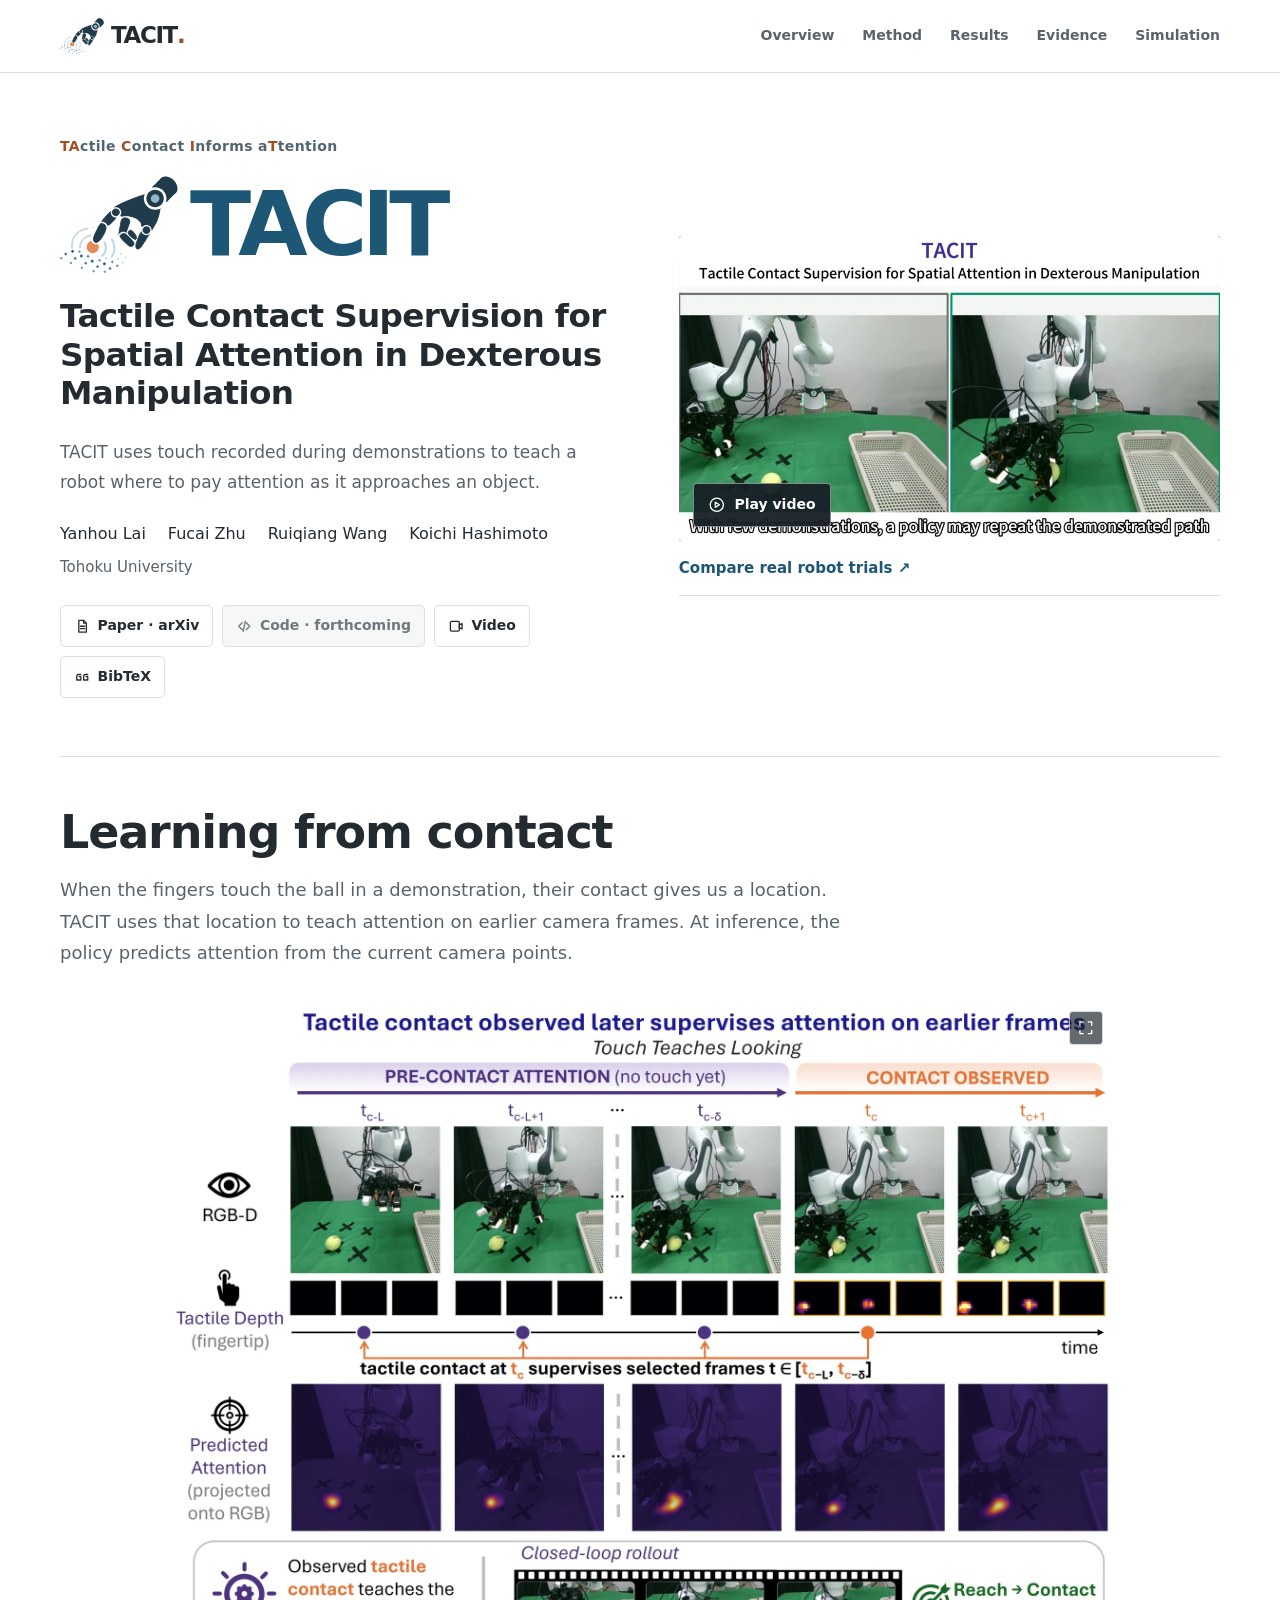
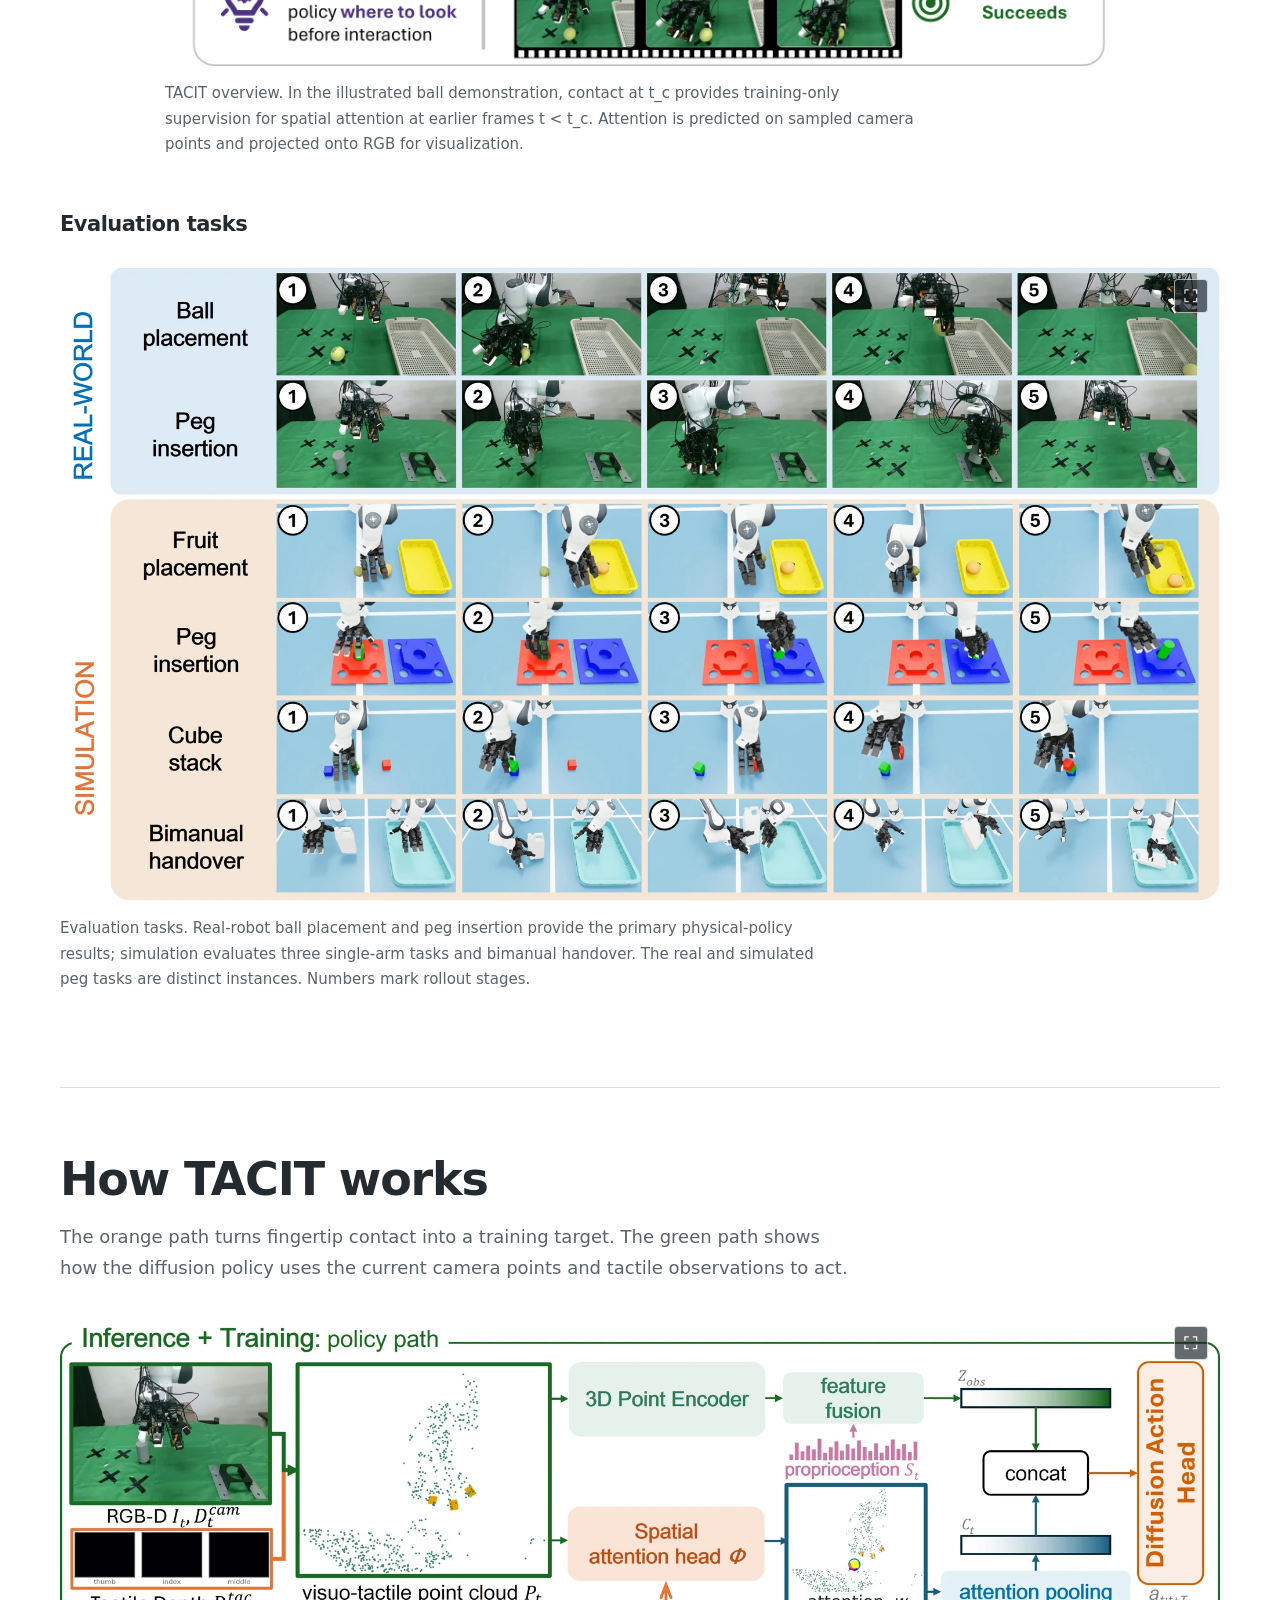
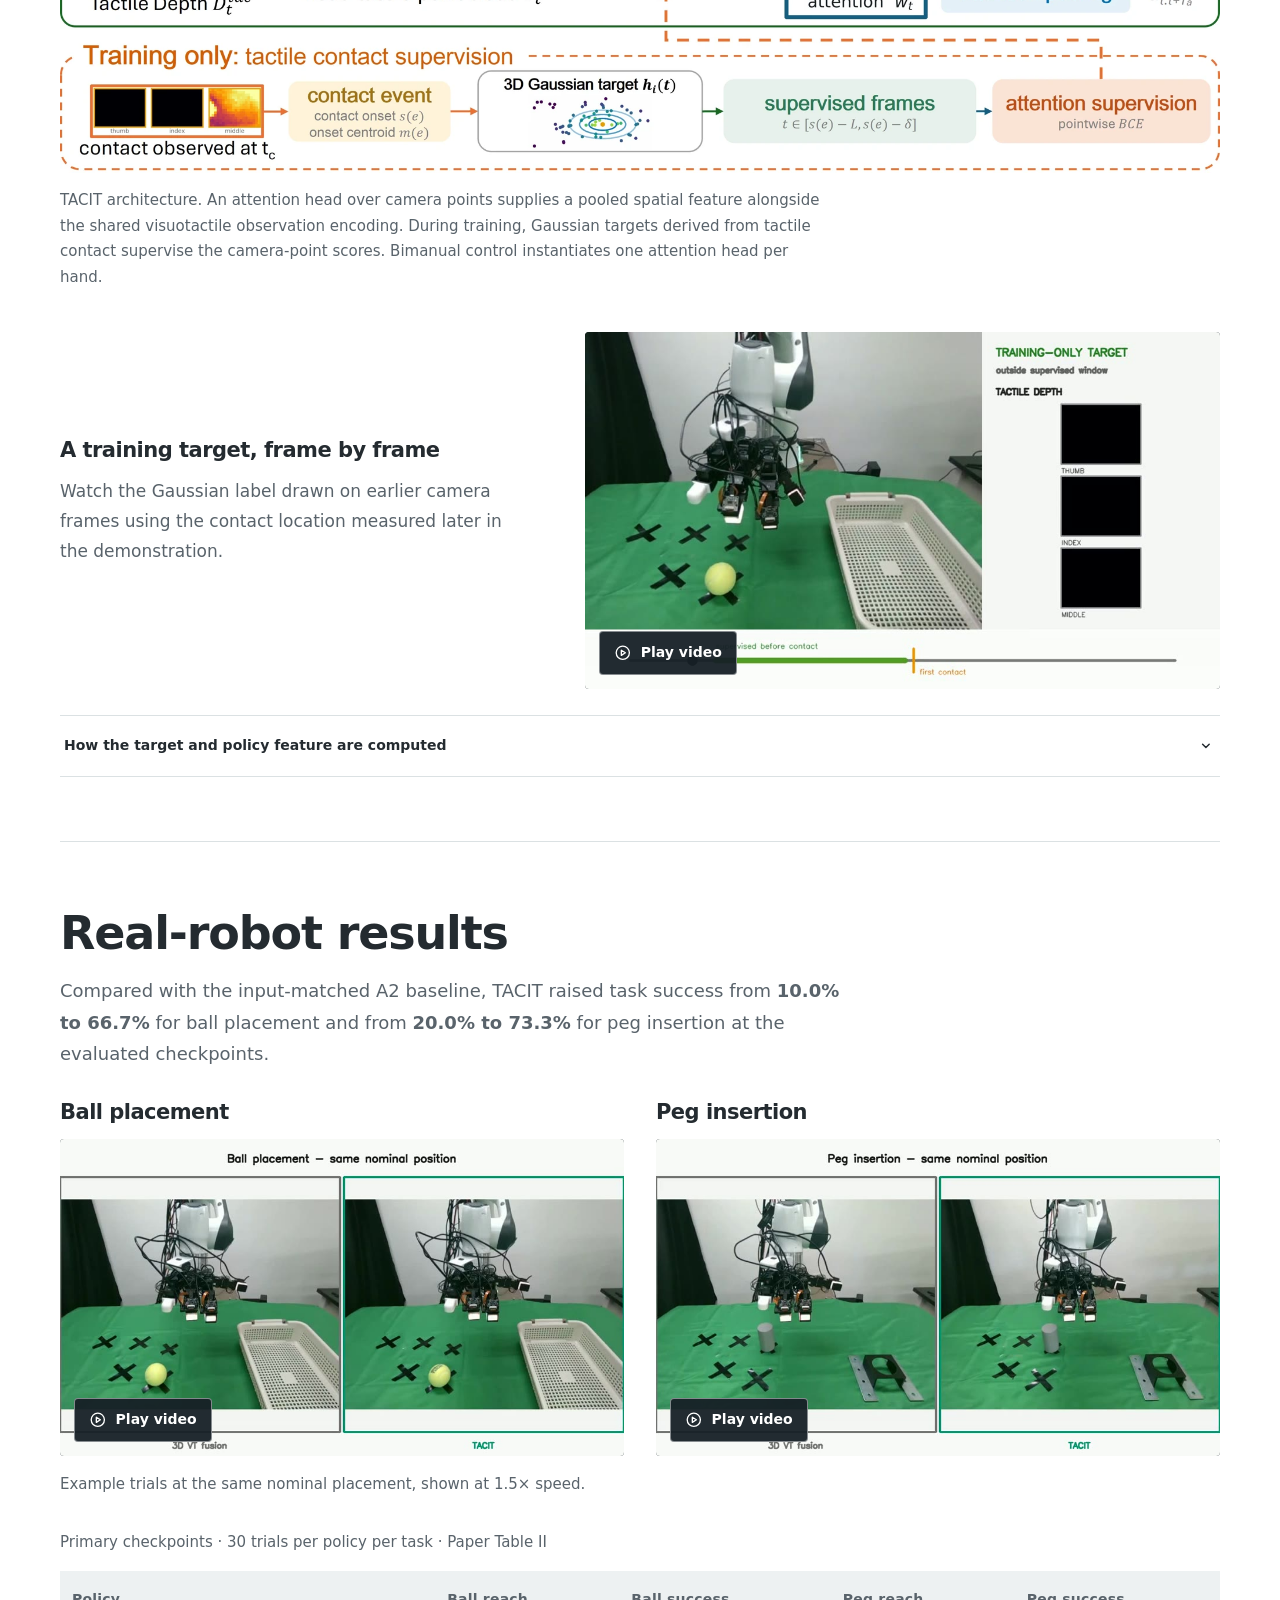
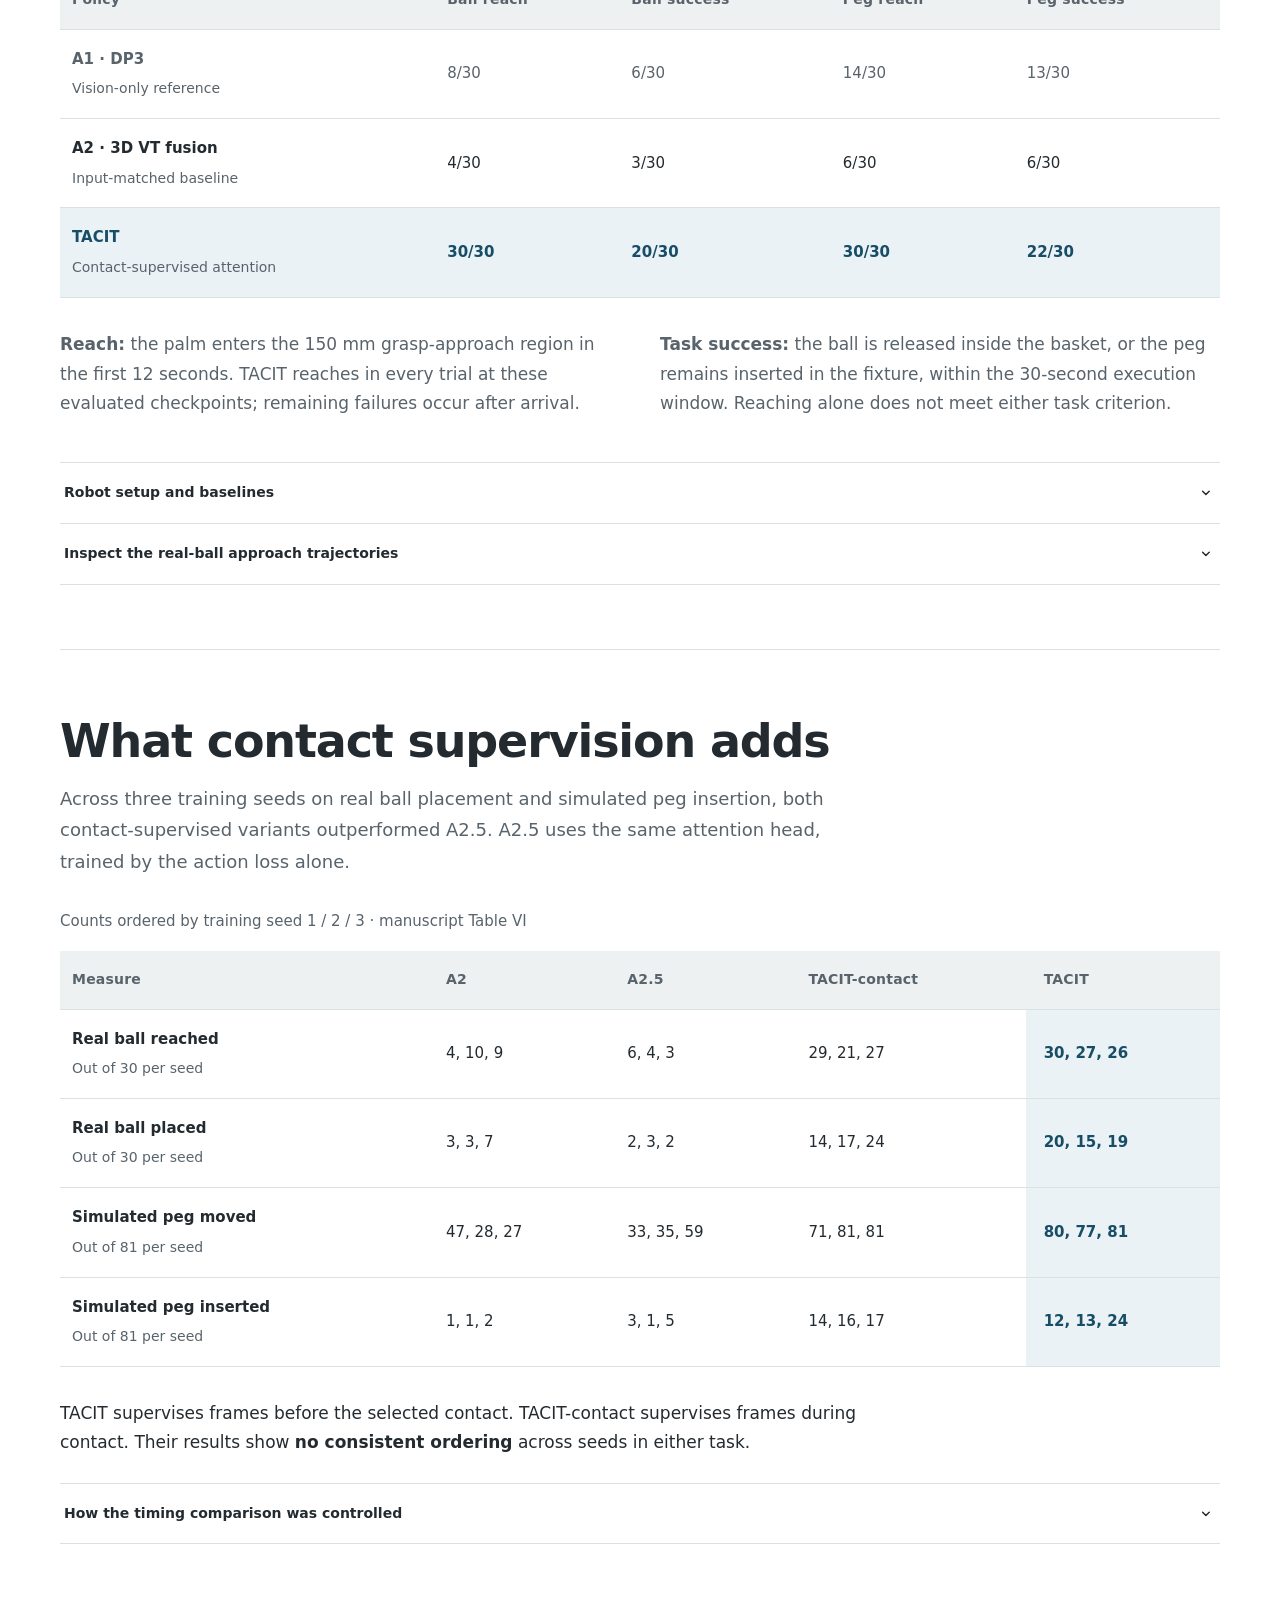
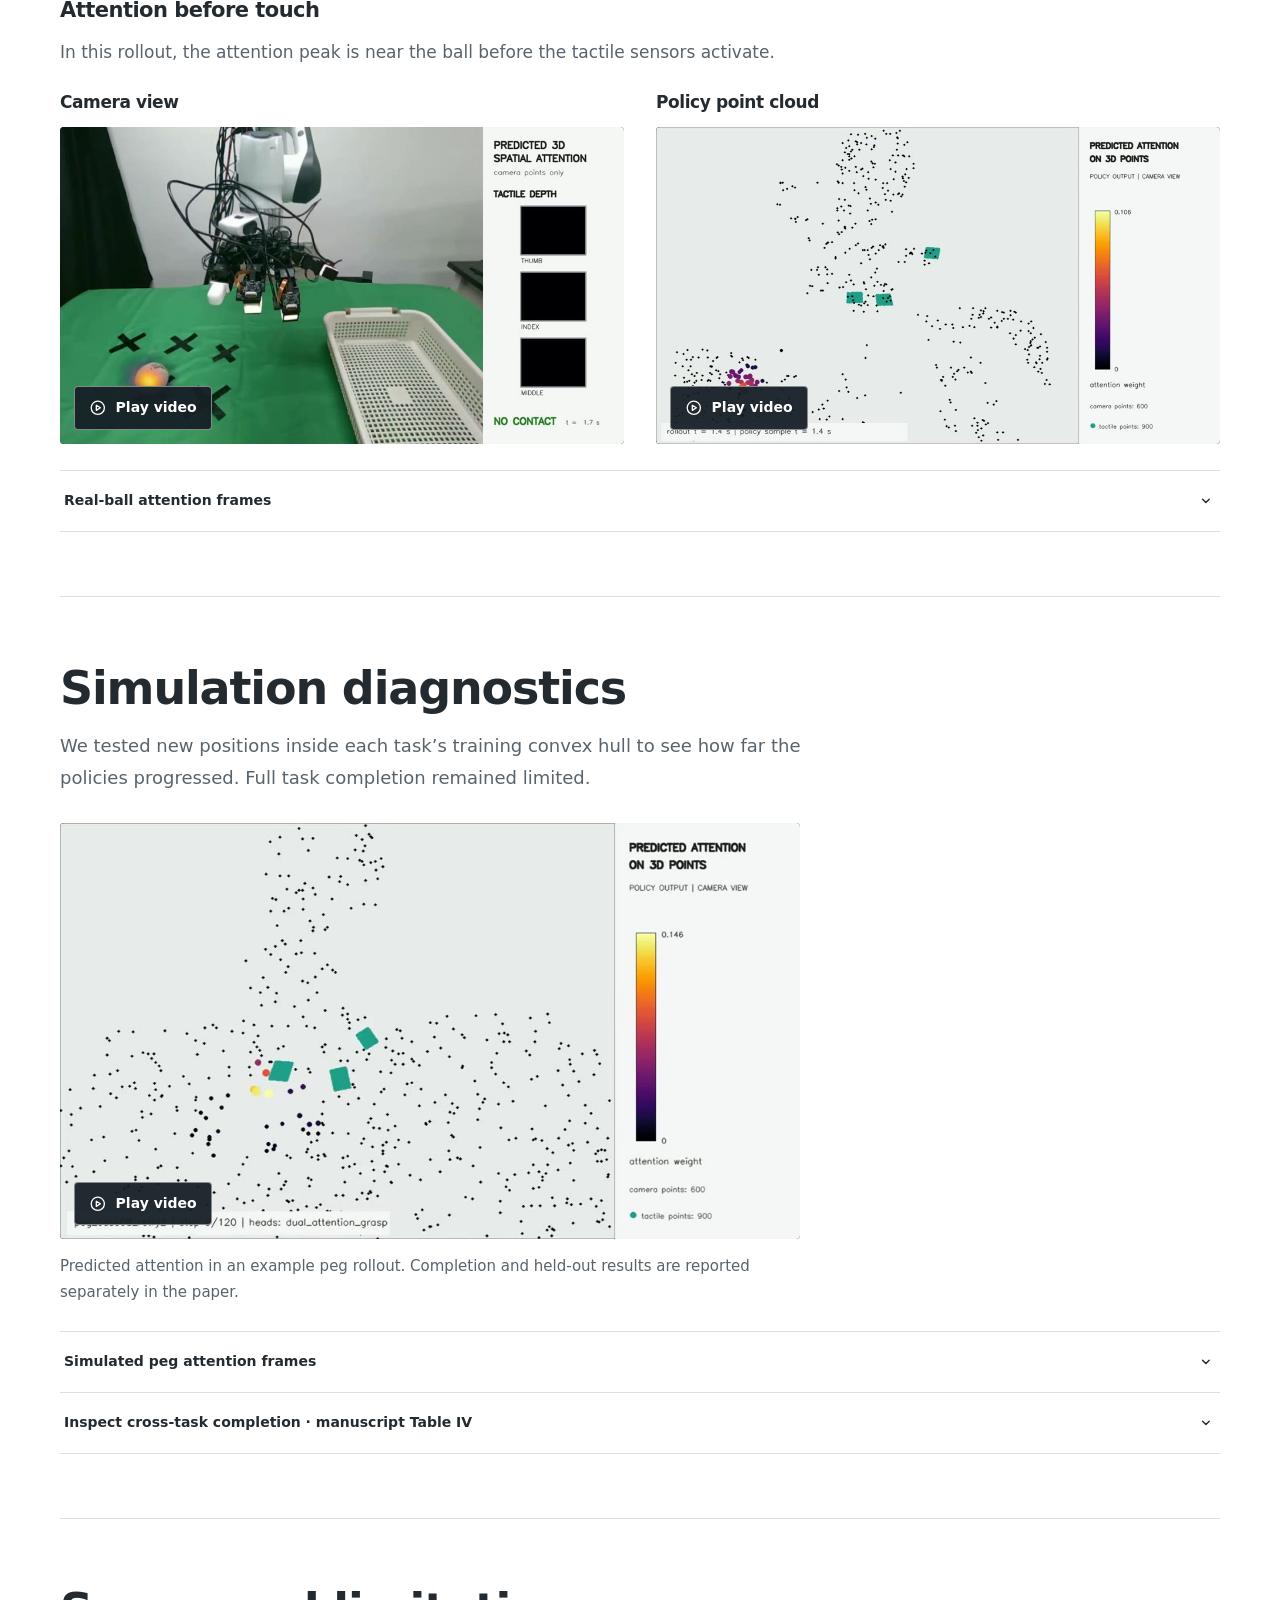
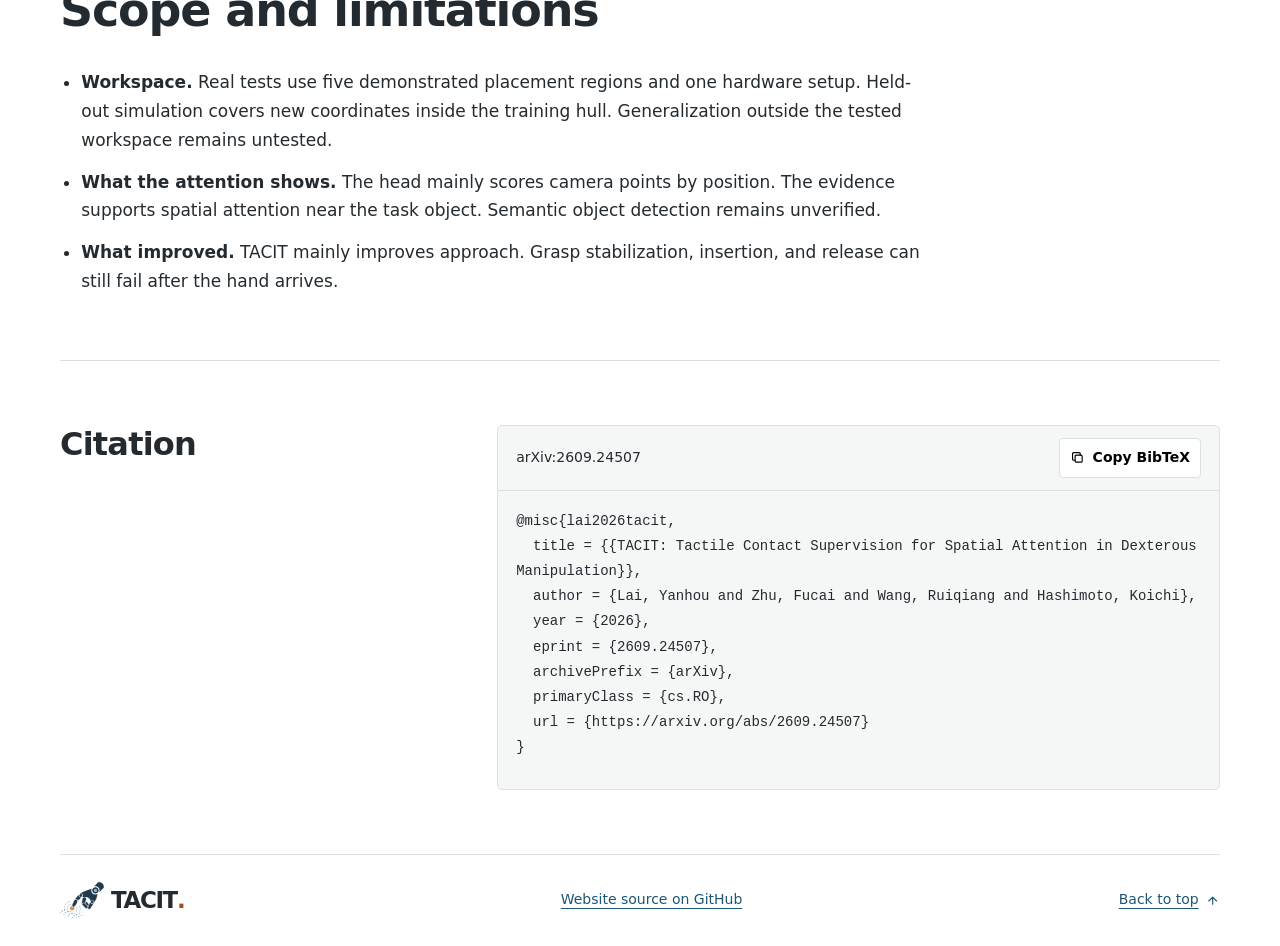
<file: index.html>
<!doctype html>
<html lang="en">
<head>
  <meta charset="utf-8">
  <meta name="viewport" content="width=device-width, initial-scale=1">
  <meta name="description" content="TACIT is a tactile robot learning method that turns contact recorded in demonstrations into spatial attention supervision for dexterous manipulation.">
  <meta name="robots" content="index, follow, max-image-preview:large, max-video-preview:-1">
  <meta name="citation_title" content="TACIT: Tactile Contact Supervision for Spatial Attention in Dexterous Manipulation">
  <meta name="citation_author" content="Yanhou Lai">
  <meta name="citation_author" content="Fucai Zhu">
  <meta name="citation_author" content="Ruiqiang Wang">
  <meta name="citation_author" content="Koichi Hashimoto">
  <meta name="citation_publication_date" content="2026/09/21">
  <meta name="citation_arxiv_id" content="2609.24507">
  <meta name="citation_pdf_url" content="https://arxiv.org/pdf/2609.24507">
  <meta name="color-scheme" content="light">
  <meta property="og:type" content="article">
  <meta property="og:site_name" content="TACIT">
  <meta property="og:title" content="TACIT: Tactile Contact Supervision for Spatial Attention in Dexterous Manipulation">
  <meta property="og:description" content="A tactile robot learning project that uses contact from demonstrations as training-only spatial supervision for dexterous manipulation.">
  <meta property="og:url" content="https://laiyanhou.github.io/TACIT-website/">
  <meta property="og:image" content="https://laiyanhou.github.io/TACIT-website/assets/posters/TACIT_Video.jpg">
  <meta property="og:image:width" content="960">
  <meta property="og:image:height" content="540">
  <meta property="og:image:alt" content="TACIT tactile robot learning project video preview">
  <meta name="twitter:card" content="summary_large_image">
  <meta name="twitter:title" content="TACIT: Tactile Contact Supervision for Spatial Attention">
  <meta name="twitter:description" content="Tactile contact supervision for spatial attention in dexterous robot manipulation.">
  <meta name="twitter:image" content="https://laiyanhou.github.io/TACIT-website/assets/posters/TACIT_Video.jpg">
  <title>TACIT | Tactile Robot Learning for Dexterous Manipulation</title>
  <link rel="canonical" href="https://laiyanhou.github.io/TACIT-website/">
  <link rel="icon" href="assets/logo/TACIT_logo.svg" type="image/svg+xml">
  <link rel="stylesheet" href="styles.css">
  <script type="application/ld+json">
  {
    "@context": "https://schema.org",
    "@graph": [
      {
        "@type": "WebSite",
        "@id": "https://laiyanhou.github.io/TACIT-website/#website",
        "url": "https://laiyanhou.github.io/TACIT-website/",
        "name": "TACIT",
        "alternateName": "TACIT Project Page"
      },
      {
        "@type": "ScholarlyArticle",
        "headline": "TACIT: Tactile Contact Supervision for Spatial Attention in Dexterous Manipulation",
        "description": "TACIT uses tactile contact recorded in demonstrations as training-only spatial supervision for an attention-conditioned dexterous manipulation policy.",
        "url": "https://laiyanhou.github.io/TACIT-website/",
        "mainEntityOfPage": "https://laiyanhou.github.io/TACIT-website/",
        "sameAs": "https://arxiv.org/abs/2609.24507",
        "image": "https://laiyanhou.github.io/TACIT-website/assets/posters/TACIT_Video.jpg",
        "datePublished": "2026-09-21",
        "dateModified": "2026-10-17",
        "author": [
          {"@type": "Person", "name": "Yanhou Lai"},
          {"@type": "Person", "name": "Fucai Zhu"},
          {"@type": "Person", "name": "Ruiqiang Wang"},
          {"@type": "Person", "name": "Koichi Hashimoto"}
        ],
        "about": ["tactile sensing", "robot learning", "dexterous manipulation", "spatial attention", "diffusion policy"],
        "keywords": "tactile sensing, robot learning, dexterous manipulation, spatial attention, diffusion policy, visuotactile learning"
      }
    ]
  }
  </script>
  <script src="site-config.js" defer></script>
  <script src="script.js" defer></script>
</head>
<body>
<svg class="icon-sprite" aria-hidden="true">
  <symbol id="icon-paper" viewBox="0 0 24 24"><path d="M7 3.5h7l4 4V20.5H7z"/><path d="M14 3.5v4h4M9.5 12h6M9.5 15.5h6"/></symbol>
  <symbol id="icon-code" viewBox="0 0 24 24"><path d="m9 7-5 5 5 5M15 7l5 5-5 5M13.5 4.5l-3 15"/></symbol>
  <symbol id="icon-video" viewBox="0 0 24 24"><rect x="3.5" y="5" width="13" height="14" rx="2"/><path d="m16.5 10 4-2v8l-4-2z"/></symbol>
  <symbol id="icon-quote" viewBox="0 0 24 24"><path d="M10 8H6.5A2.5 2.5 0 0 0 4 10.5V16h6v-5H7.5M20 8h-3.5a2.5 2.5 0 0 0-2.5 2.5V16h6v-5h-2.5"/></symbol>
  <symbol id="icon-copy" viewBox="0 0 24 24"><rect x="8" y="8" width="11" height="11" rx="2"/><path d="M16 8V6a2 2 0 0 0-2-2H6a2 2 0 0 0-2 2v8a2 2 0 0 0 2 2h2"/></symbol>
  <symbol id="icon-play" viewBox="0 0 24 24"><circle cx="12" cy="12" r="9"/><path d="m10 8.5 5.5 3.5-5.5 3.5z"/></symbol>
  <symbol id="icon-expand" viewBox="0 0 24 24"><path d="M8.5 4H4v4.5M15.5 4H20v4.5M20 15.5V20h-4.5M8.5 20H4v-4.5"/></symbol>
  <symbol id="icon-chevron" viewBox="0 0 24 24"><path d="m8 10 4 4 4-4"/></symbol>
  <symbol id="icon-up" viewBox="0 0 24 24"><path d="m6 14 6-6 6 6M12 8v11"/></symbol>
</svg>
<a class="skip-link" href="#main">Skip to content</a>
<header class="site-header">
  <nav class="nav wrap" aria-label="Main navigation">
    <a class="wordmark" href="#main"><img class="brand-symbol" src="assets/logo/TACIT_logo.svg" width="883" height="726" alt="">TACIT<span aria-hidden="true">.</span></a>
    <div class="nav-links"><a href="#overview">Overview</a><a href="#method">Method</a><a href="#results">Results</a><a href="#mechanism">Evidence</a><a href="#simulation">Simulation</a></div>
  </nav>
</header>
<main id="main">
  <section class="hero wrap" aria-labelledby="title">
    <div class="hero-copy">
      <p class="acronym-line" aria-label="Tactile Contact Informs Attention"><span>TA</span>ctile <span>C</span>ontact <span>I</span>nforms a<span>T</span>tention</p>
      <h1 id="title"><span class="title-mark"><img src="assets/logo/TACIT_logo.svg" width="883" height="726" alt="">TACIT</span><span class="sr-only">: </span><span class="title-full">Tactile Contact Supervision for Spatial Attention in Dexterous Manipulation</span></h1>
      <p class="takeaway">TACIT uses touch recorded during demonstrations to teach a robot where to pay attention as it approaches an object.</p>
      <div id="author-block" hidden></div>
      <p id="publication-status" class="publication-status" hidden></p>
      <div id="resource-links" class="resource-links" aria-label="Project resources"></div>
      <noscript><p>Enable JavaScript for configurable resources and video playback. The research content and figures are available below.</p></noscript>
    </div>
    <figure id="paper-video" class="hero-visual video-figure" data-video="TACIT_Video">
      <div class="video-shell"></div>
      <figcaption><a href="#videos">Compare real robot trials <span aria-hidden="true">↗</span></a></figcaption>
    </figure>
  </section>

  <section id="overview" class="section wrap" aria-labelledby="overview-title">
    <div class="section-heading"><h2 id="overview-title">Learning from contact</h2><p>When the fingers touch the ball in a demonstration, their contact gives us a location. TACIT uses that location to teach attention on earlier camera frames. At inference, the policy predicts attention from the current camera points.</p></div>
    <figure class="paper-figure overview-figure">
      <a class="figure-link" href="assets/images/tacit_policy_overview_handmade.webp" aria-label="Open full-size TACIT overview figure"><img src="assets/images/tacit_policy_overview_handmade.webp" width="2000" height="1406" loading="lazy" alt="Ball demonstration timeline linking later fingertip contact to spatial supervision on earlier camera points, followed by an inference rollout."><span class="figure-open" aria-hidden="true"><svg class="ui-icon"><use href="#icon-expand"></use></svg></span></a>
      <figcaption data-caption="tacit_policy_overview_handmade">TACIT overview. In the illustrated ball demonstration, contact at t_c provides training-only supervision for spatial attention at earlier frames t &lt; t_c. Attention is predicted on sampled camera points and projected onto RGB for visualization.</figcaption>
    </figure>
    <div class="subsection-heading"><h3>Evaluation tasks</h3></div>
    <figure class="paper-figure"><a class="figure-link" href="assets/images/task_overview.webp" aria-label="Open full-size evaluation-task figure"><img src="assets/images/task_overview.webp" width="2000" height="1093" loading="lazy" alt="Stages of real ball placement and peg insertion, plus simulated fruit placement, peg insertion, cube stacking and bimanual handover."><span class="figure-open" aria-hidden="true"><svg class="ui-icon"><use href="#icon-expand"></use></svg></span></a><figcaption data-caption="task_overview">Evaluation tasks. Real-robot ball placement and peg insertion provide the primary physical-policy results; simulation evaluates three single-arm tasks and bimanual handover. The real and simulated peg tasks are distinct instances. Numbers mark rollout stages.</figcaption></figure>
  </section>

  <section id="method" class="section wrap" aria-labelledby="method-title">
    <div class="section-heading">
      <h2 id="method-title">How TACIT works</h2>
      <p>The orange path turns fingertip contact into a training target. The green path shows how the diffusion policy uses the current camera points and tactile observations to act.</p>
    </div>
    <figure class="paper-figure"><a class="figure-link" href="assets/images/tacit_policy_architecture.webp" aria-label="Open full-size TACIT architecture"><img src="assets/images/tacit_policy_architecture.webp" width="2000" height="792" loading="lazy" alt="Architecture with a shared visuotactile encoder and camera-point attention pooling feeding the diffusion action head; contact-derived Gaussian targets enter only the training loss."><span class="figure-open" aria-hidden="true"><svg class="ui-icon"><use href="#icon-expand"></use></svg></span></a><figcaption data-caption="tacit_policy_architecture">TACIT architecture. An attention head over camera points supplies a pooled spatial feature alongside the shared visuotactile observation encoding. During training, Gaussian targets derived from tactile contact supervise the camera-point scores. Bimanual control instantiates one attention head per hand.</figcaption></figure>
    <div class="media-pair method-media">
      <div><h3>A training target, frame by frame</h3><p>Watch the Gaussian label drawn on earlier camera frames using the contact location measured later in the demonstration.</p></div>
      <figure class="video-figure" data-video="ball_future_contact_label"><div class="video-shell"></div></figure>
    </div>
    <details class="figure-details">
      <summary><span>How the target and policy feature are computed</span><svg class="ui-icon disclosure-icon" aria-hidden="true"><use href="#icon-chevron"></use></svg></summary>
      <div class="detail-copy">
        <p>Active tactile taxels and calibrated fingertip poses locate the contact centroid in the camera cloud’s coordinate frame without an object pose estimate. The centroid defines a Gaussian target on sampled camera points. Frame selection checks the lead time to the chosen contact and whether the camera points support the target. A selected frame can follow an earlier contact.</p>
        <p>The attention head scores raw points independently, primarily from base-frame XYZ for camera points. The policy receives a feature computed from the weighted camera points, peak relevance, and scaled entropy.</p>
      </div>
    </details>
  </section>

  <section id="results" class="section wrap" aria-labelledby="results-title">
    <div class="section-heading">
      <h2 id="results-title">Real-robot results</h2>
      <p>Compared with the input-matched A2 baseline, TACIT raised task success from <strong>10.0% to 66.7%</strong> for ball placement and from <strong>20.0% to 73.3%</strong> for peg insertion at the evaluated checkpoints.</p>
    </div>
    <div id="videos" class="two-columns video-grid">
      <figure class="video-figure" data-video="ball_a2_vs_tacit"><h3>Ball placement</h3><div class="video-shell"></div></figure>
      <figure class="video-figure" data-video="peg_a2_vs_tacit"><h3>Peg insertion</h3><div class="video-shell"></div></figure>
    </div>
    <p class="source-note">Example trials at the same nominal placement, shown at 1.5× speed.</p>
    <div class="table-scroll" role="region" aria-label="Real-robot reaching and task success" tabindex="0"><table>
      <caption>Primary checkpoints · 30 trials per policy per task · Paper Table II</caption>
      <thead><tr><th scope="col">Policy</th><th scope="col">Ball reach</th><th scope="col">Ball success</th><th scope="col">Peg reach</th><th scope="col">Peg success</th></tr></thead>
      <tbody><tr class="reference-row"><th scope="row">A1 · DP3 <small>Vision-only reference</small></th><td>8/30</td><td>6/30</td><td>14/30</td><td>13/30</td></tr><tr><th scope="row">A2 · 3D VT fusion <small>Input-matched baseline</small></th><td>4/30</td><td>3/30</td><td>6/30</td><td>6/30</td></tr><tr class="ours"><th scope="row">TACIT <small>Contact-supervised attention</small></th><td>30/30</td><td>20/30</td><td>30/30</td><td>22/30</td></tr></tbody>
    </table></div>
    <div class="two-columns definitions"><p><strong>Reach:</strong> the palm enters the 150 mm grasp-approach region in the first 12 seconds. TACIT reaches in every trial at these evaluated checkpoints; remaining failures occur after arrival.</p><p><strong>Task success:</strong> the ball is released inside the basket, or the peg remains inserted in the fixture, within the 30-second execution window. Reaching alone does not meet either task criterion.</p></div>
    <details class="figure-details">
      <summary><span>Robot setup and baselines</span><svg class="ui-icon disclosure-icon" aria-hidden="true"><use href="#icon-chevron"></use></svg></summary>
      <div class="detail-copy">
        <p>We collected ten demonstrations per task on a Franka FR3 with a LEAP hand and three 9DTact fingertips. A2 and TACIT each use 600 camera points and 900 tactile points. A1 is a vision-only reference with 1,500 camera points. The A1–A2 comparison changes both the input modality and the camera sampling budget.</p>
        <p>TACIT task success exceeds A2 at all five ball placement regions and four of five peg regions. Placements are the independent unit. The table gives descriptive pooled counts for the evaluated checkpoints. See Paper §§4.3–4.4 and §5.1.</p>
      </div>
    </details>
    <details class="figure-details"><summary><span>Inspect the real-ball approach trajectories</span><svg class="ui-icon disclosure-icon" aria-hidden="true"><use href="#icon-chevron"></use></svg></summary><figure class="paper-figure compact"><img src="assets/images/three_arm_approach.webp" width="1037" height="1092" loading="lazy" alt="Ball approach curves and palm-offset scatter plots for A1, A2 and TACIT across the primary trials."><figcaption data-caption="three_arm_approach">Ball approach over thirty trials per policy. (a) Mean palm-origin-to-ball-center distance; shading is one standard error, the horizontal dashed line is the 150-mm 3D reach criterion, and the vertical dotted line marks the end of the 12-s reach-assessment window. (b) Horizontal palm offsets at closest 3D approach; rings are 150- and 300-mm references, while counts use the full 3D criterion.</figcaption></figure></details>
  </section>

  <section id="mechanism" class="section wrap" aria-labelledby="mechanism-title">
    <div class="section-heading"><h2 id="mechanism-title">What contact supervision adds</h2><p>Across three training seeds on real ball placement and simulated peg insertion, both contact-supervised variants outperformed A2.5. A2.5 uses the same attention head, trained by the action loss alone.</p></div>
    <div class="table-scroll" role="region" aria-label="Three training seed mechanism controls" tabindex="0"><table>
      <caption>Counts ordered by training seed 1 / 2 / 3 · manuscript Table VI</caption>
      <thead><tr><th scope="col">Measure</th><th scope="col">A2</th><th scope="col">A2.5</th><th scope="col">TACIT-contact</th><th scope="col">TACIT</th></tr></thead>
      <tbody><tr><th scope="row">Real ball reached <small>Out of 30 per seed</small></th><td>4, 10, 9</td><td>6, 4, 3</td><td>29, 21, 27</td><td class="ours">30, 27, 26</td></tr><tr><th scope="row">Real ball placed <small>Out of 30 per seed</small></th><td>3, 3, 7</td><td>2, 3, 2</td><td>14, 17, 24</td><td class="ours">20, 15, 19</td></tr><tr><th scope="row">Simulated peg moved <small>Out of 81 per seed</small></th><td>47, 28, 27</td><td>33, 35, 59</td><td>71, 81, 81</td><td class="ours">80, 77, 81</td></tr><tr><th scope="row">Simulated peg inserted <small>Out of 81 per seed</small></th><td>1, 1, 2</td><td>3, 1, 5</td><td>14, 16, 17</td><td class="ours">12, 13, 24</td></tr></tbody>
    </table></div>
    <p class="timing-note">TACIT supervises frames before the selected contact. TACIT-contact supervises frames during contact. Their results show <strong>no consistent ordering</strong> across seeds in either task.</p>
    <details class="figure-details">
      <summary><span>How the timing comparison was controlled</span><svg class="ui-icon disclosure-icon" aria-hidden="true"><use href="#icon-chevron"></use></svg></summary>
      <div class="detail-copy"><p>The variants use the same attention architecture. The controls limit the difference in the total number of supervised frames while allowing the allocation to vary by contact event.</p></div>
    </details>
    <div class="subsection-heading"><h3>Attention before touch</h3><p>In this rollout, the attention peak is near the ball before the tactile sensors activate.</p></div>
    <div class="two-columns video-grid">
      <figure class="video-figure" data-video="ball_attention"><h4>Camera view</h4><div class="video-shell"></div></figure>
      <figure class="video-figure" data-video="ball_attention_pointcloud_camera"><h4>Policy point cloud</h4><div class="video-shell"></div></figure>
    </div>
    <details class="figure-details">
      <summary><span>Real-ball attention frames</span><svg class="ui-icon disclosure-icon" aria-hidden="true"><use href="#icon-chevron"></use></svg></summary>
      <figure class="paper-figure compact">
        <a class="figure-link" href="assets/images/rollout_attention.webp" aria-label="Open full-size real-ball attention sequence"><img src="assets/images/rollout_attention.webp" width="725" height="357" loading="lazy" alt="Real-ball attention frames showing peak and centroid errors against the geometric ball center before tactile activation."></a>
        <figcaption data-caption="rollout_attention">Attention before tactile activation in one real ball rollout. The geometric ball center is independent of the head; titles show peak/centroid errors. Tactile points remain inactive until first contact at 12.6 s.</figcaption>
      </figure>
      <p class="source-note">The heatmap uses a fixed scale. The point-cloud view uses all stored points. Both videos hold the latest prediction between inference frames.</p>
    </details>
  </section>

  <section id="simulation" class="section wrap" aria-labelledby="simulation-title">
    <div class="section-heading">
      <h2 id="simulation-title">Simulation diagnostics</h2>
      <p>We tested new positions inside each task’s training convex hull to see how far the policies progressed. Full task completion remained limited.</p>
    </div>
    <figure class="video-figure simulation-video" data-video="sim_peg_attention">
      <div class="video-shell"></div>
      <figcaption>Predicted attention in an example peg rollout. Completion and held-out results are reported separately in the paper.</figcaption>
    </figure>
    <details class="figure-details">
      <summary><span>Simulated peg attention frames</span><svg class="ui-icon disclosure-icon" aria-hidden="true"><use href="#icon-chevron"></use></svg></summary>
      <div class="two-columns attention-stills">
        <figure class="paper-figure">
          <a class="figure-link" href="assets/images/sim_peg_attention_early.webp" aria-label="Open full-size early simulated peg frame"><img src="assets/images/sim_peg_attention_early.webp" width="1280" height="680" loading="lazy" alt="Early in the simulated peg rollout, warmer camera points cluster just to the left of the green tactile patches."></a>
          <figcaption>Early in the rollout</figcaption>
        </figure>
        <figure class="paper-figure">
          <a class="figure-link" href="assets/images/sim_peg_attention_later.webp" aria-label="Open full-size later simulated peg frame"><img src="assets/images/sim_peg_attention_later.webp" width="1280" height="680" loading="lazy" alt="Later in the same rollout, the colored attention points and green tactile patches appear on the right side of the front-camera view."></a>
          <figcaption>Later in the same rollout</figcaption>
        </figure>
      </div>
      <p class="source-note">Shown from the front camera. Warmer camera points carry higher predicted attention weights. Green marks tactile points.</p>
    </details>
    <details class="figure-details"><summary><span>Inspect cross-task completion · manuscript Table IV</span><svg class="ui-icon disclosure-icon" aria-hidden="true"><use href="#icon-chevron"></use></svg></summary><div class="table-scroll" role="region" aria-label="Simulation completion" tabindex="0"><table><caption>Mean ± standard deviation across three evaluation seeds of fixed checkpoints; parentheses give pooled counts. These are not training-seed standard deviations.</caption><thead><tr><th scope="col">Task</th><th scope="col">A1</th><th scope="col">A2</th><th scope="col">TACIT</th></tr></thead><tbody>
      <tr><th scope="row">Fruit placement</th><td>4.9 ± 1.3% (11/225)</td><td>0.0 ± 0.0% (0/225)</td><td>4.9 ± 2.3% (11/225)</td></tr>
      <tr><th scope="row">Peg insertion</th><td>2.5 ± 3.5% (2/81)</td><td>1.2 ± 1.7% (1/81)</td><td>14.8 ± 5.2% (12/81)</td></tr>
      <tr><th scope="row">Cube stack</th><td>5.3 ± 0.0% (12/225)</td><td>10.7 ± 13.2% (24/225)</td><td>20.9 ± 6.7% (47/225)</td></tr>
      <tr><th scope="row">Bimanual handover <small>Architectural extension</small></th><td>43.3 ± 2.7% (39/90)</td><td>50.0 ± 5.4% (45/90)</td><td>54.4 ± 12.3% (49/90)</td></tr>
    </tbody></table></div><p>TACIT improves peg and cube success, ties A1 on fruit, and shows no clear advantage on handover. The effect is not uniform across tasks.</p></details>
  </section>

  <section id="limitations" class="section wrap" aria-labelledby="scope-title">
    <div class="section-heading"><h2 id="scope-title">Scope and limitations</h2></div>
    <ul class="scope-list">
      <li><strong>Workspace.</strong> Real tests use five demonstrated placement regions and one hardware setup. Held-out simulation covers new coordinates inside the training hull. Generalization outside the tested workspace remains untested.</li>
      <li><strong>What the attention shows.</strong> The head mainly scores camera points by position. The evidence supports spatial attention near the task object. Semantic object detection remains unverified.</li>
      <li><strong>What improved.</strong> TACIT mainly improves approach. Grasp stabilization, insertion, and release can still fail after the hand arrives.</li>
    </ul>
  </section>

  <section id="citation" class="section wrap citation-section" aria-labelledby="citation-title">
    <div><h2 id="citation-title">Citation</h2></div>
    <div class="citation-box"><div class="citation-toolbar"><span id="citation-label">arXiv:2609.24507</span><button id="copy-citation" type="button"><svg class="ui-icon" aria-hidden="true"><use href="#icon-copy"></use></svg><span>Copy BibTeX</span></button></div><pre><code id="bibtex"></code></pre><p id="copy-status" role="status" aria-live="polite"></p></div>
  </section>
</main>
<footer class="wrap footer"><a class="wordmark" href="#main"><img class="brand-symbol" src="assets/logo/TACIT_logo.svg" width="883" height="726" alt="">TACIT<span aria-hidden="true">.</span></a><p><a href="https://github.com/LAIYANHOU/TACIT-website" target="_blank" rel="noopener">Website source on GitHub</a></p><a class="back-to-top" href="#main"><span>Back to top</span><svg class="ui-icon" aria-hidden="true"><use href="#icon-up"></use></svg></a></footer>
</body>
</html>
</file>
<file: styles.css>
:root {
  --ink: #242b30;
  --muted: #59636b;
  --blue: #1d5775;
  --warm: #a34f22;
  --line: #dbe1e3;
  --wash: #f5f7f7;
  --serif: Georgia,'Times New Roman',serif;
  --sans: Inter,ui-sans-serif,system-ui,-apple-system,BlinkMacSystemFont,'Segoe UI',sans-serif;
}

* {
  box-sizing: border-box;
}

html {
  scroll-behavior: smooth;
  scroll-padding-top: 96px;
}

body {
  margin: 0;
  color: var(--ink);
  background: #fff;
  font: 1.0625rem/1.7 var(--sans);
  -webkit-font-smoothing: antialiased;
}

a {
  color: var(--blue);
  text-underline-offset: 4px;
}

a:hover {
  color: var(--warm);
}

button {
  font: inherit;
  cursor: pointer;
}

button:disabled {
  cursor: default;
}

a,button,summary {
  touch-action: manipulation;
}

:focus-visible {
  outline: 3px solid var(--warm);
  outline-offset: 5px;
}

img,video {
  display: block;
  max-width: 100%;
  height: auto;
}

figure {
  margin: 0;
}

p {
  margin: 0 0 1em;
}

h1,h2,h3,h4 {
  line-height: 1.2;
  margin: 0;
  letter-spacing: -.025em;
  overflow-wrap: anywhere;
}

h2 {
  font-size: clamp(1.875rem,3.8vw,2.875rem);
  font-weight: 600;
}

h3 {
  font-size: 1.3125rem;
  font-weight: 600;
  margin-bottom: 14px;
}

h4 {
  font-size: 1.0625rem;
  font-weight: 600;
  margin-bottom: 14px;
}

.wrap {
  width: min(1160px,calc(100% - 80px));
  margin-inline: auto;
}

.section {
  padding-block: 64px;
  scroll-margin-top: 12px;
  border-top: 1px solid var(--line);
}

.section-heading {
  max-width: 820px;
  margin-bottom: 30px;
}

.section-heading h2 {
  margin-bottom: 0;
}

.section-heading h2 + p {
  margin-top: 14px;
}

.section-heading>p:last-child {
  font-size: 1.125rem;
  line-height: 1.75;
  color: var(--muted);
}

.site-header {
  border-bottom: 1px solid var(--line);
  background: #fffffff7;
  position: sticky;
  top: 0;
  z-index: 10;
}

.nav {
  display: flex;
  justify-content: space-between;
  align-items: center;
  min-height: 72px;
  gap: 24px;
}

.wordmark {
  text-decoration: none;
  font-size: 1.4375rem;
  letter-spacing: -.06em;
  font-weight: 850;
  color: var(--ink);
}

.wordmark span {
  color: var(--warm);
}

.nav-links {
  display: flex;
  gap: 28px;
}

.nav-links a {
  text-decoration: none;
  font-size: .875rem;
  font-weight: 600;
  color: var(--muted);
}

.nav-links a:hover {
  color: var(--blue);
}

.hero {
  display: grid;
  grid-template-columns: 1.04fr 1fr;
  gap: 56px;
  padding-block: 62px 58px;
  align-items: center;
}

.title-mark {
  display: block;
  font-size: clamp(2.25rem,7vw,6rem);
  line-height: .95;
  font-weight: 750;
  letter-spacing: -.065em;
  color: var(--blue);
  margin-bottom: 24px;
}

.title-full {
  display: block;
  font-size: clamp(1.5625rem,2.55vw,2.1875rem);
  font-weight: 550;
  line-height: 1.19;
}

.takeaway {
  font-size: 1.0625rem;
  color: var(--muted);
  margin-top: 25px;
  line-height: 1.75;
}

.hero-visual {
  border-bottom: 1px solid var(--line);
}

.hero-visual img {
  width: 100%;
  background: var(--wash);
}

.hero-visual figcaption {
  padding: 0 0 14px;
  color: var(--muted);
  font-size: .9375rem;
}

.hero-visual a {
  display: inline-block;
  text-decoration: none;
  font-weight: 600;
}

.resource-links {
  display: flex;
  gap: 9px;
  flex-wrap: wrap;
  margin-top: 27px;
}

.resource-link {
  display: inline-flex;
  align-items: center;
  justify-content: center;
  border: 1px solid var(--line);
  border-radius: 5px;
  padding: 8px 13px;
  background: #fff;
  text-decoration: none;
  color: var(--ink);
  font-size: .875rem;
  font-weight: 650;
}

.resource-link:hover:not(:disabled) {
  border-color: var(--blue);
  color: var(--blue);
}

.resource-link:disabled {
  color: #70787d;
  background: #f6f7f7;
}

.publication-status {
  font-size: .9375rem;
  color: var(--muted);
}

#author-block {
  font-size: 1rem;
  margin-top: 24px;
}

#author-block p {
  margin-bottom: 5px;
}

#author-block .affiliation {
  font-size: .9375rem;
  color: var(--muted);
}

.paper-figure {
  margin-block: 30px;
}

.paper-figure img {
  width: 100%;
  object-fit: contain;
  background: white;
}

.overview-figure {
  max-width: 950px;
  margin-inline: auto;
}

.paper-figure a {
  display: block;
}

.paper-figure figcaption,.video-figure figcaption {
  color: var(--muted);
  font-size: .9375rem;
  line-height: 1.7;
  margin-top: 15px;
}

.two-columns {
  display: grid;
  grid-template-columns: repeat(2,minmax(0,1fr));
  gap: 32px;
}

.definitions p,.media-pair p {
  font-size: 1.0625rem;
  color: var(--muted);
}

.media-pair {
  display: grid;
  grid-template-columns: .85fr 1.15fr;
  gap: 56px;
  align-items: center;
  margin-top: 42px;
}

.source-note {
  font-size: .9375rem;
  color: var(--muted);
  margin-top: 16px;
}

.table-scroll {
  overflow-x: auto;
  margin-block: 32px;
  overscroll-behavior-x: contain;
}

table {
  border-collapse: collapse;
  width: 100%;
  font-size: .9375rem;
  font-variant-numeric: tabular-nums;
}

caption {
  text-align: left;
  color: var(--muted);
  font-size: .9375rem;
  margin-bottom: 16px;
}

th,td {
  text-align: left;
  padding: 17px 18px;
  border-bottom: 1px solid var(--line);
  white-space: nowrap;
}

th:first-child,td:first-child {
  padding-left: 12px;
}

thead th {
  font-size: .875rem;
  font-weight: 650;
  letter-spacing: .015em;
  background: #edf1f2;
  color: var(--muted);
}

tbody th {
  font-weight: 600;
}

th small {
  display: block;
  font-size: .875rem;
  color: var(--muted);
  font-weight: 400;
  margin-top: 5px;
}

.ours {
  background: #eaf2f5;
  color: #174d67;
  font-weight: 650;
}

.reference-row {
  color: var(--muted);
}

.definitions {
  gap: 40px;
}

.subsection-heading {
  margin-top: 54px;
  margin-bottom: 26px;
}

.subsection-heading>p {
  font-size: 1.0625rem;
  color: var(--muted);
  max-width: 850px;
}

.video-shell {
  aspect-ratio: 16/9;
  background: #172026;
  position: relative;
  overflow: hidden;
  border-radius: 4px;
}

.video-shell video {
  width: 100%;
  height: 100%;
  object-fit: contain;
}

.video-start {
  position: absolute;
  inset: 0;
  width: 100%;
  padding: 0;
  border: 0;
  background: #172026;
  color: white;
}

.video-start img {
  width: 100%;
  height: 100%;
  object-fit: cover;
}

.play-label {
  position: absolute;
  bottom: 14px;
  left: 14px;
  background: #172026f2;
  border: 1px solid #ffffff75;
  border-radius: 4px;
  display: flex;
  align-items: center;
  gap: 10px;
  padding: 9px 14px;
  font-size: .875rem;
  font-weight: 600;
}

.play-label b {
  font-size: 0.875rem;
}

.video-start:hover .play-label {
  background: var(--blue);
}

.video-start:focus-visible {
  outline-offset: -5px;
  outline-color: #ffc99a;
}

.video-error {
  position: absolute;
  inset: 0;
  background: #172026;
  color: white;
  padding: 22px;
  font-size: .875rem;
}

.video-error a {
  color: #bfe3f5;
}

.figure-details {
  border-block: 1px solid var(--line);
  margin-top: 26px;
  padding: 14px 0;
}

.figure-details+.figure-details {
  border-top: 0;
  margin-top: 0;
}

.figure-details summary {
  font-size: 0.875rem;
  font-weight: 600;
  cursor: pointer;
  padding: 4px;
}

.figure-details[open] summary {
  margin-bottom: 20px;
}

.compact {
  max-width: 740px;
  margin-inline: 0;
}

.figure-details .paper-figure {
  margin-block: 0;
}

.detail-copy > :last-child {
  margin-bottom: 0;
}

.simulation-video {
  max-width: 740px;
}

.scope-list {
  margin: 0;
  padding-inline-start: 1.25em;
}

.scope-list li + li {
  margin-top: .75em;
}

.citation-section {
  display: grid;
  grid-template-columns: .7fr 1.3fr;
  gap: 48px;
}

.citation-section h2 {
  font-size: 2rem;
  margin-bottom: 20px;
}

.citation-box {
  background: var(--wash);
  border: 1px solid var(--line);
  border-radius: 5px;
  min-width: 0;
}

.citation-toolbar {
  display: flex;
  align-items: center;
  justify-content: space-between;
  flex-wrap: wrap;
  gap: 12px;
  padding: 12px 18px;
  border-bottom: 1px solid var(--line);
  font-size: .875rem;
}

.citation-toolbar button {
  font-size: .875rem;
  font-weight: 600;
  border: 1px solid var(--line);
  background: #fff;
  border-radius: 4px;
  padding: 7px 10px;
}

pre {
  white-space: pre-wrap;
  overflow-wrap: anywhere;
  font-size: .875rem;
  line-height: 1.8;
  padding: 18px;
  margin: 0;
}

#copy-status {
  font-size: .875rem;
  padding-inline: 18px;
  margin: 0 0 10px;
  color: var(--blue);
}

.footer {
  display: flex;
  gap: 26px;
  justify-content: space-between;
  align-items: center;
  border-top: 1px solid var(--line);
  padding-block: 26px;
}

.footer p {
  font-size: .875rem;
  color: var(--muted);
  margin: 0;
  max-width: 450px;
}

.footer>a:last-child {
  font-size: .875rem;
  white-space: nowrap;
}

.sr-only {
  position: absolute;
  width: 1px;
  height: 1px;
  padding: 0;
  margin: -1px;
  overflow: hidden;
  clip: rect(0,0,0,0);
  white-space: nowrap;
  border: 0;
}

.skip-link {
  position: fixed;
  left: 16px;
  top: -100px;
  padding: 12px 18px;
  background: #fff;
  z-index: 100;
}

.skip-link:focus {
  top: 12px;
}

[hidden] {
  display: none!important;
}

@media(min-width:1500px) {
  .hero {
    padding-block: 78px;
  }

  .hero-visual img {
    min-height: 295px;
  }
}

@media(max-width:900px) {
  .wrap {
    width: calc(100% - 48px);
  }

  .hero {
    gap: 30px;
  }

  .title-full {
    font-size: 1.625rem;
  }

  .takeaway {
    font-size: 1.0625rem;
  }

  .nav-links {
    gap: 18px;
  }

  .media-pair {
    gap: 28px;
  }

  .citation-section {
    grid-template-columns: 1fr;
    gap: 24px;
  }
}

@media(max-width:650px) {
  html {
    scroll-padding-top: 112px;
  }

  .wrap {
    width: calc(100% - 36px);
  }

  .section {
    padding-block: 44px;
  }

  .nav {
    flex-wrap: wrap;
    gap: 6px;
    padding-block: 12px;
    min-height: 88px;
  }

  .wordmark {
    font-size: 1.3125rem;
  }

  .nav-links {
    width: 100%;
    gap: 0;
    justify-content: space-between;
  }

  .nav-links a {
    font-size: .875rem;
    padding-block: 5px;
  }

  .hero {
    grid-template-columns: 1fr;
    gap: 30px;
    padding-block: 36px 32px;
  }

  .title-mark {
    font-size: clamp(2.25rem,16vw,4.25rem);
    margin-bottom: 20px;
  }

  .title-full {
    font-size: 1.75rem;
    line-height: 1.22;
  }

  .takeaway {
    font-size: 1.0625rem;
    margin-top: 20px;
  }

  .hero-visual figcaption {
    font-size: .9375rem;
    padding-block: 14px;
  }

  .resource-links {
    margin-top: 22px;
  }

  .resource-link {
    font-size: .875rem;
    padding: 8px 11px;
  }

  .section-heading {
    margin-bottom: 27px;
  }

  .section-heading>p:last-child {
    font-size: 1.125rem;
  }

  .paper-figure figcaption,.video-figure figcaption {
    font-size: .9375rem;
  }

  .two-columns,.media-pair {
    grid-template-columns: 1fr;
    gap: 25px;
  }

  .definitions {
    gap: 8px;
  }

  .video-grid {
    gap: 32px;
  }

  .source-note {
    font-size: .9375rem;
  }

  .table-scroll {
    margin-block: 25px;
  }

  table {
    font-size: .9375rem;
  }

  th,td {
    padding: 14px;
  }

  caption {
    font-size: .9375rem;
  }

  .subsection-heading {
    margin-top: 38px;
  }

  .footer {
    flex-wrap: wrap;
    gap: 15px;
  }

  .footer p {
    order: 3;
    max-width: none;
  }

  .citation-section h2 {
    font-size: 1.8125rem;
  }

  .citation-toolbar {
    padding: 10px 12px;
  }

  pre {
    padding: 14px;
    font-size: .875rem;
  }

  .method-media {
    margin-top: 28px;
  }
}

@media(prefers-reduced-motion:reduce) {
  html {
    scroll-behavior: auto;
  }

  *,*::before,*::after {
    animation: none!important;
    transition: none!important;
  }
}

.hero-copy {
  min-width: 0;
}

.title-full {
  overflow-wrap: break-word;
}

.citation-section>div {
  min-width: 0;
}

@media(max-width:360px) {
  .title-full {
    font-size: 1.5625rem;
  }

  .nav-links a {
    font-size: .875rem;
  }
}

@media(max-width:650px) {
  .hero {
    display: flex;
    flex-direction: column;
    align-items: stretch;
    gap: 0;
  }

  .hero-copy {
    display: contents;
  }

  .hero h1 {
    order: 1;
    margin-bottom: 24px;
  }

  .hero-visual {
    order: 2;
  }

  .hero .takeaway {
    order: 3;
    margin-bottom: 0;
  }

  .hero #author-block {
    order: 4;
  }

  .hero #publication-status {
    order: 5;
    margin-top: 18px;
  }

  .hero .resource-links {
    order: 6;
  }

  .hero noscript {
    order: 7;
  }
}

@media(max-width:360px) {
  .resource-link {
    font-size: .875rem;
    padding: 8px 10px;
  }
}

.wordmark {
  display: inline-flex;
  align-items: center;
  gap: 0;
}

.brand-symbol {
  flex: none;
  width: 44px;
  height: auto;
  margin-right: 7px;
}

.title-mark {
  display: flex;
  align-items: center;
  gap: 12px;
}

.title-mark img {
  flex: none;
  width: 118px;
  height: auto;
}

.acronym-line {
  margin: 0 0 17px;
  color: #54656f;
  font-size: .875rem;
  font-weight: 560;
  letter-spacing: .025em;
}

.acronym-line span {
  color: var(--warm);
  font-weight: 850;
}

.hero-visual .video-start img {
  height: 100%;
  min-height: 0;
  background: transparent;
}

.hero-visual .video-shell {
  border-radius: 3px;
}

@media(max-width:900px) {
  .title-mark img {
    width: 96px;
  }

  .title-mark {
    gap: 9px;
  }
}

@media(max-width:650px) {
  .title-mark img {
    width: 91px;
  }

  .brand-symbol {
    width: 34px;
    margin-right: 5px;
  }

  .acronym-line {
    font-size: .875rem;
    margin-bottom: 16px;
  }
}

@media(max-width:360px) {
  .title-mark {
    font-size: 3.625rem;
    gap: 7px;
  }

  .title-mark img {
    width: 72px;
  }

  .acronym-line {
    font-size: .875rem;
    letter-spacing: 0;
  }
}

/* Local interface icons: one stroke language, with no external font or CDN. */

.icon-sprite {
  position: absolute;
  width: 0;
  height: 0;
  overflow: hidden;
}

.ui-icon {
  width: 1.1em;
  height: 1.1em;
  flex: none;
  fill: none;
  stroke: currentColor;
  stroke-width: 1.8;
  stroke-linecap: round;
  stroke-linejoin: round;
}

.resource-link {
  gap: 7px;
}

.resource-link .ui-icon {
  font-size: 0.9375rem;
  stroke-width: 1.9;
}

.figure-link {
  position: relative;
}

.figure-open {
  position: absolute;
  right: 12px;
  top: 12px;
  display: grid;
  place-items: center;
  width: 2.125rem;
  height: 2.125rem;
  font-size: 1rem;
  border: 1px solid #ffffffbf;
  border-radius: 4px;
  color: #fff;
  background: #172026d9;
  opacity: .78;
  transition: opacity 160ms ease,background-color 160ms ease;
}

.figure-link:hover .figure-open,.figure-link:focus-visible .figure-open {
  opacity: 1;
  background: var(--blue);
}

.play-label {
  gap: 9px;
}

.play-label .ui-icon {
  font-size: 1rem;
}

.figure-details summary {
  display: flex;
  align-items: center;
  justify-content: space-between;
  gap: 16px;
  list-style: none;
}

.figure-details summary::-webkit-details-marker {
  display: none;
}

.disclosure-icon {
  font-size: 1.125rem;
  transition: transform 160ms ease;
}

.figure-details[open] .disclosure-icon {
  transform: rotate(180deg);
}

.citation-toolbar button {
  display: inline-flex;
  align-items: center;
  gap: 7px;
}

.citation-toolbar button:hover {
  border-color: var(--blue);
  color: var(--blue);
}

.back-to-top {
  display: inline-flex;
  align-items: center;
  gap: 6px;
}

.back-to-top .ui-icon {
  font-size: 0.875rem;
}

/* Compact academic byline; each name stays intact as the list wraps. */

#author-block .author-list {
  display: flex;
  flex-wrap: wrap;
  column-gap: 22px;
  row-gap: 6px;
  list-style: none;
  padding: 0;
  margin: 0 0 10px;
  font-size: 1rem;
  font-weight: 500;
  line-height: 1.5;
}

.author-list li {
  white-space: normal;
}

#author-block .affiliation {
  font-size: .9375rem;
  line-height: 1.5;
  color: var(--muted);
  margin: 0;
}

@media(max-width:650px) {
  #author-block .author-list {
    display: grid;
    grid-template-columns: repeat(2,minmax(0,1fr));
    column-gap: 16px;
    row-gap: 7px;
    font-size: 1rem;
  }

  #author-block .affiliation {
    font-size: .9375rem;
  }
}

#overview {
  padding-top: 48px;
}

@media(max-width:650px) {
  #overview {
    padding-top: 36px;
  }

}

/* Keep paragraphs at reading width while figures retain their full width. */
figcaption, .source-note, .detail-copy, .timing-note, .scope-list { max-width: 80ch; }
.section-heading > p:last-child { max-width: 70ch; }
.definitions p, .media-pair p { line-height: 1.75; }
.author-list li { max-width: 100%; }
@media (max-width: 650px) {
  .nav-links { justify-content: flex-start; flex-wrap: wrap; column-gap: 18px; row-gap: 4px; }
  .nav-links a { padding-block: 6px; }
  #author-block .author-list { display: flex; }
  html { scroll-padding-top: 148px; }
}

/* Preserve text and controls when the reader enlarges the page. */
.title-mark { flex-wrap: wrap; }
@media (max-width: 360px) {
  .title-mark { font-size: clamp(2.25rem,16vw,3.625rem); }
}
</file>
